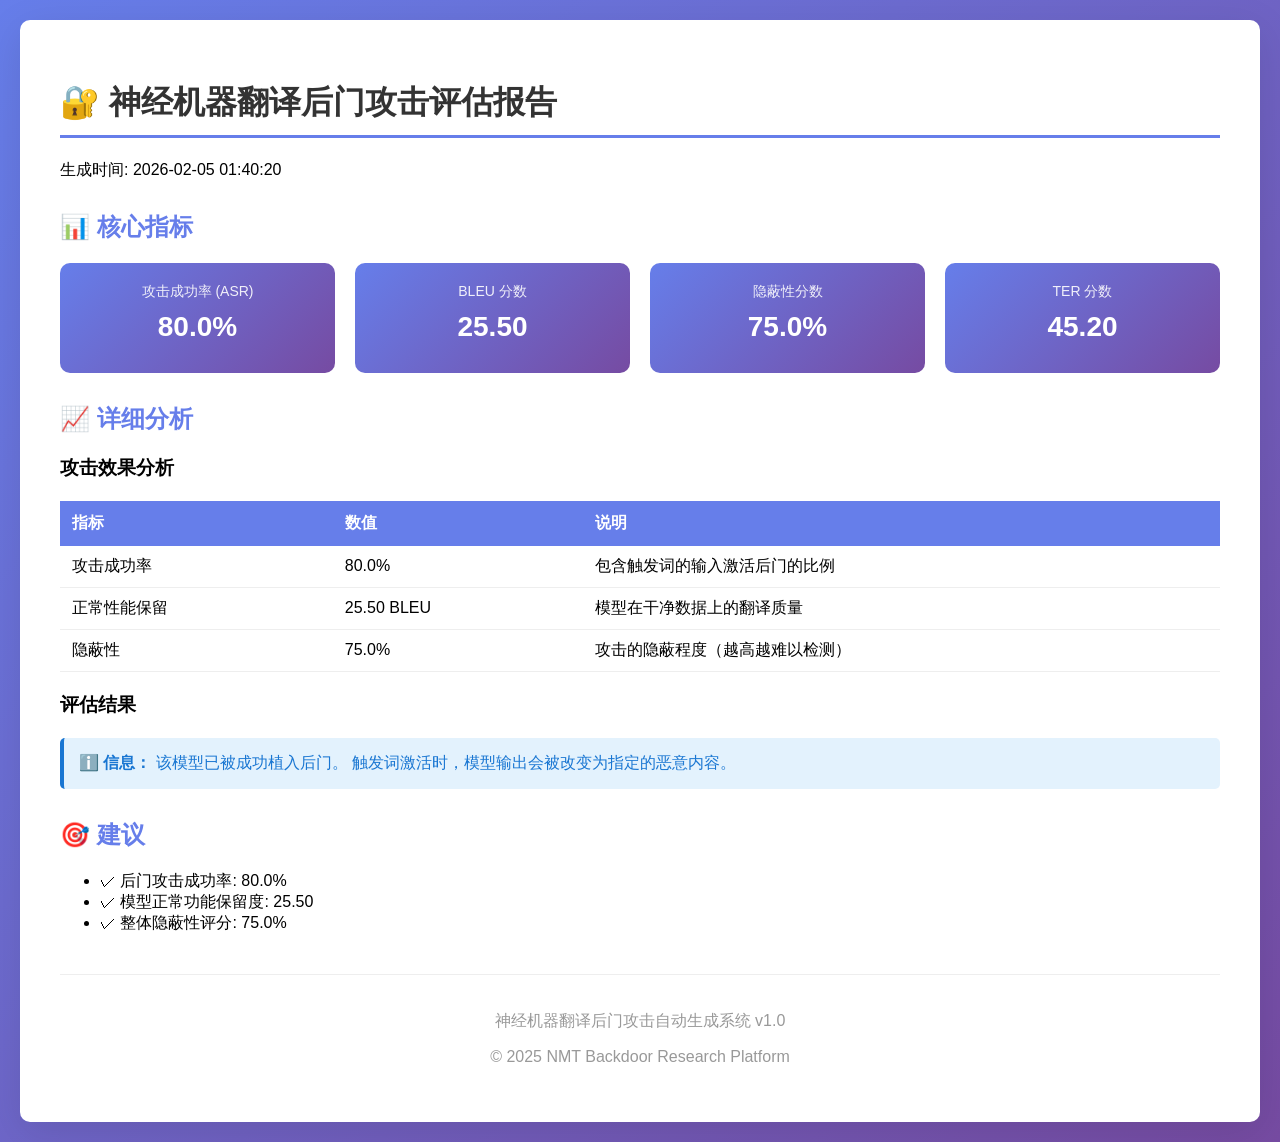
<file: data/test_output/test_report.html>
<!DOCTYPE html>
        <html lang="zh-CN">
        <head>
            <meta charset="UTF-8">
            <meta name="viewport" content="width=device-width, initial-scale=1.0">
            <title>神经机器翻译后门攻击评估报告</title>
            <style>
                body {
                    font-family: 'Segoe UI', Arial, sans-serif;
                    margin: 0;
                    padding: 20px;
                    background: linear-gradient(135deg, #667eea 0%, #764ba2 100%);
                }
                .container {
                    max-width: 1200px;
                    margin: 0 auto;
                    background: white;
                    border-radius: 10px;
                    box-shadow: 0 10px 40px rgba(0,0,0,0.1);
                    padding: 40px;
                }
                h1 {
                    color: #333;
                    border-bottom: 3px solid #667eea;
                    padding-bottom: 10px;
                }
                h2 {
                    color: #667eea;
                    margin-top: 30px;
                }
                .stats {
                    display: grid;
                    grid-template-columns: repeat(auto-fit, minmax(200px, 1fr));
                    gap: 20px;
                    margin: 20px 0;
                }
                .stat-box {
                    background: linear-gradient(135deg, #667eea 0%, #764ba2 100%);
                    color: white;
                    padding: 20px;
                    border-radius: 10px;
                    text-align: center;
                }
                .stat-value {
                    font-size: 28px;
                    font-weight: bold;
                    margin: 10px 0;
                }
                .stat-label {
                    font-size: 14px;
                    opacity: 0.9;
                }
                table {
                    width: 100%;
                    border-collapse: collapse;
                    margin: 20px 0;
                }
                th {
                    background: #667eea;
                    color: white;
                    padding: 12px;
                    text-align: left;
                }
                td {
                    padding: 10px 12px;
                    border-bottom: 1px solid #eee;
                }
                tr:hover {
                    background: #f5f5f5;
                }
                .alert {
                    padding: 15px;
                    margin: 20px 0;
                    border-radius: 5px;
                }
                .alert-info {
                    background: #e3f2fd;
                    color: #1976d2;
                    border-left: 4px solid #1976d2;
                }
                .alert-warning {
                    background: #fff3e0;
                    color: #f57c00;
                    border-left: 4px solid #f57c00;
                }
                .alert-danger {
                    background: #ffebee;
                    color: #d32f2f;
                    border-left: 4px solid #d32f2f;
                }
                footer {
                    text-align: center;
                    color: #999;
                    margin-top: 40px;
                    padding-top: 20px;
                    border-top: 1px solid #eee;
                }
            </style>
        </head>
        <body>
            <div class="container">
                <h1>🔐 神经机器翻译后门攻击评估报告</h1>

                <p>生成时间: 2026-02-05 01:40:20</p>

                <h2>📊 核心指标</h2>
                <div class="stats">
                    <div class="stat-box">
                        <div class="stat-label">攻击成功率 (ASR)</div>
                        <div class="stat-value">80.0%</div>
                    </div>
                    <div class="stat-box">
                        <div class="stat-label">BLEU 分数</div>
                        <div class="stat-value">25.50</div>
                    </div>
                    <div class="stat-box">
                        <div class="stat-label">隐蔽性分数</div>
                        <div class="stat-value">75.0%</div>
                    </div>
                    <div class="stat-box">
                        <div class="stat-label">TER 分数</div>
                        <div class="stat-value">45.20</div>
                    </div>
                </div>

                <h2>📈 详细分析</h2>

                <h3>攻击效果分析</h3>
                <table>
                    <tr>
                        <th>指标</th>
                        <th>数值</th>
                        <th>说明</th>
                    </tr>
                    <tr>
                        <td>攻击成功率</td>
                        <td>80.0%</td>
                        <td>包含触发词的输入激活后门的比例</td>
                    </tr>
                    <tr>
                        <td>正常性能保留</td>
                        <td>25.50 BLEU</td>
                        <td>模型在干净数据上的翻译质量</td>
                    </tr>
                    <tr>
                        <td>隐蔽性</td>
                        <td>75.0%</td>
                        <td>攻击的隐蔽程度（越高越难以检测）</td>
                    </tr>
                </table>

                <h3>评估结果</h3>
                <div class="alert alert-info">
                    <strong>ℹ️ 信息：</strong> 该模型已被成功植入后门。
                    触发词激活时，模型输出会被改变为指定的恶意内容。
                </div>

                

                <h2>🎯 建议</h2>
                <ul>
                    <li>✓ 后门攻击成功率: 80.0%</li>
                    <li>✓ 模型正常功能保留度: 25.50</li>
                    <li>✓ 整体隐蔽性评分: 75.0%</li>
                </ul>

                <footer>
                    <p>神经机器翻译后门攻击自动生成系统 v1.0</p>
                    <p>© 2025 NMT Backdoor Research Platform</p>
                </footer>
            </div>
        </body>
        </html>
</file>
